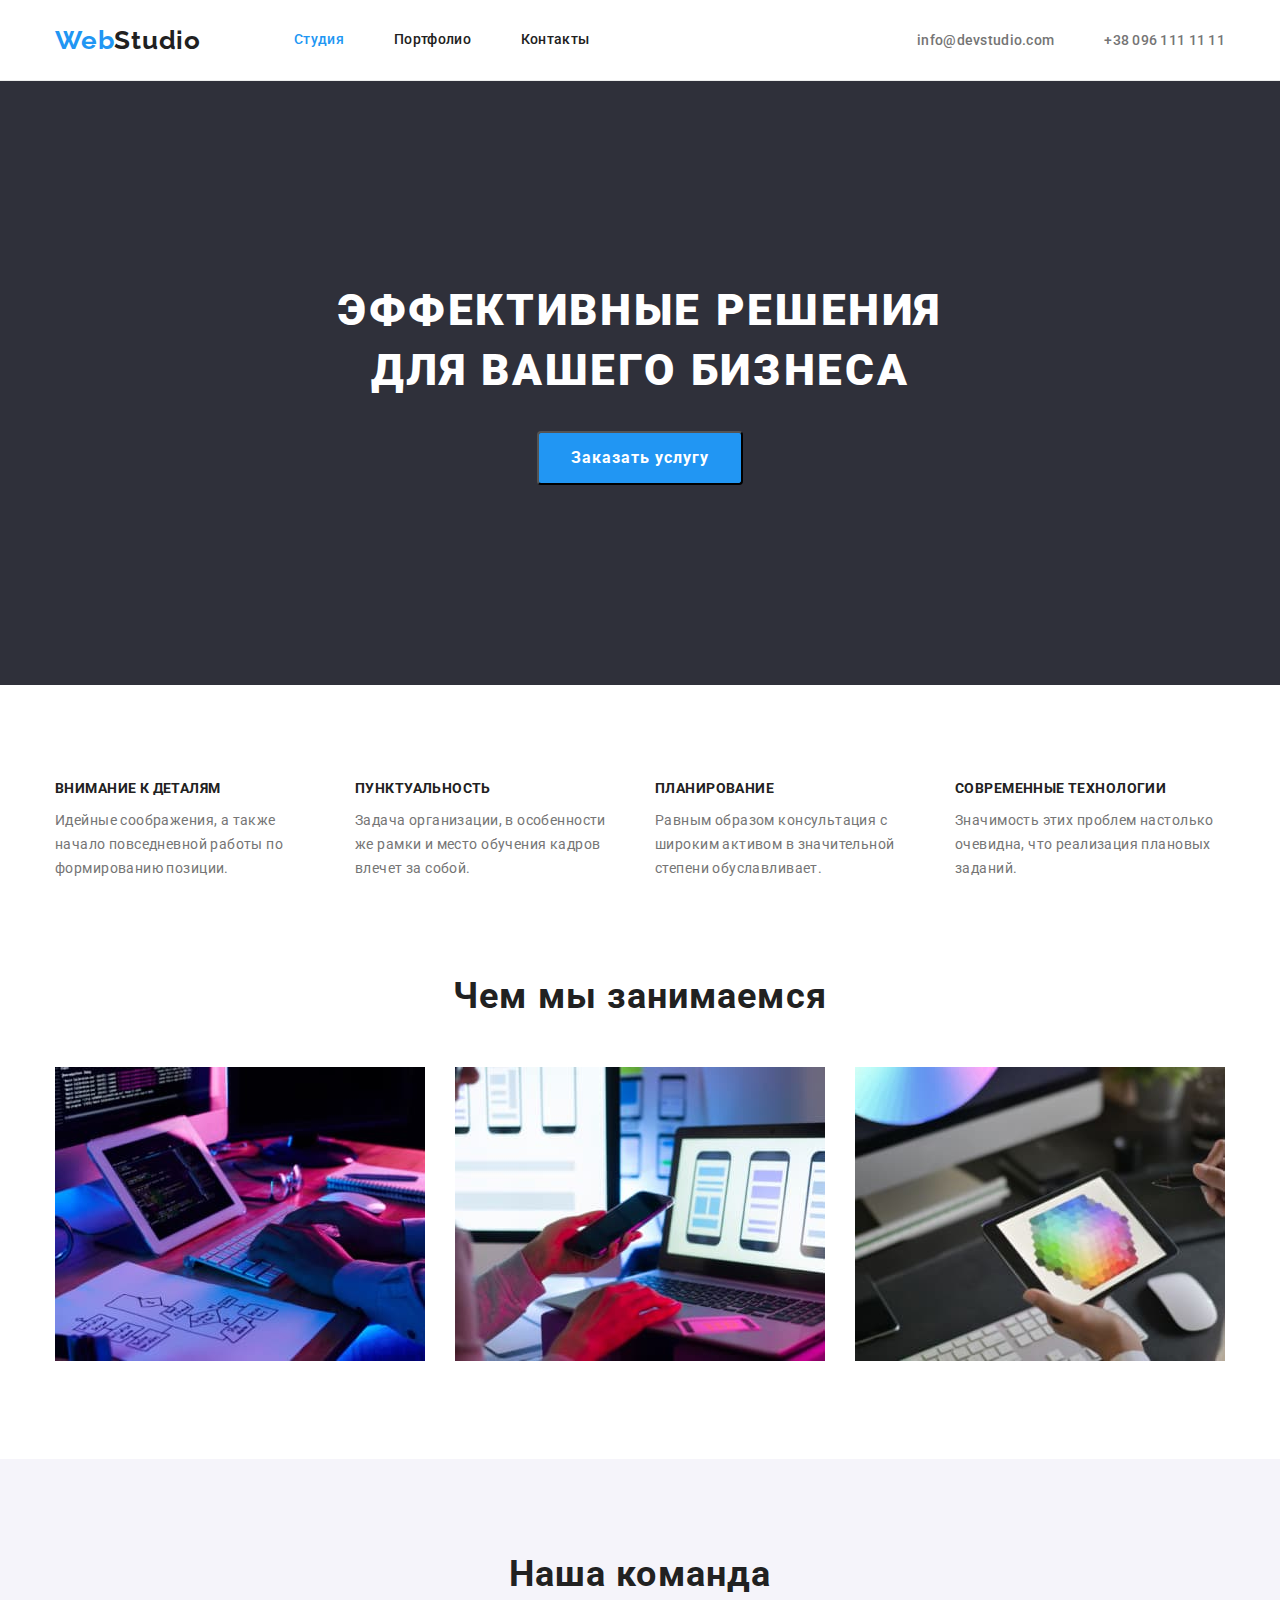
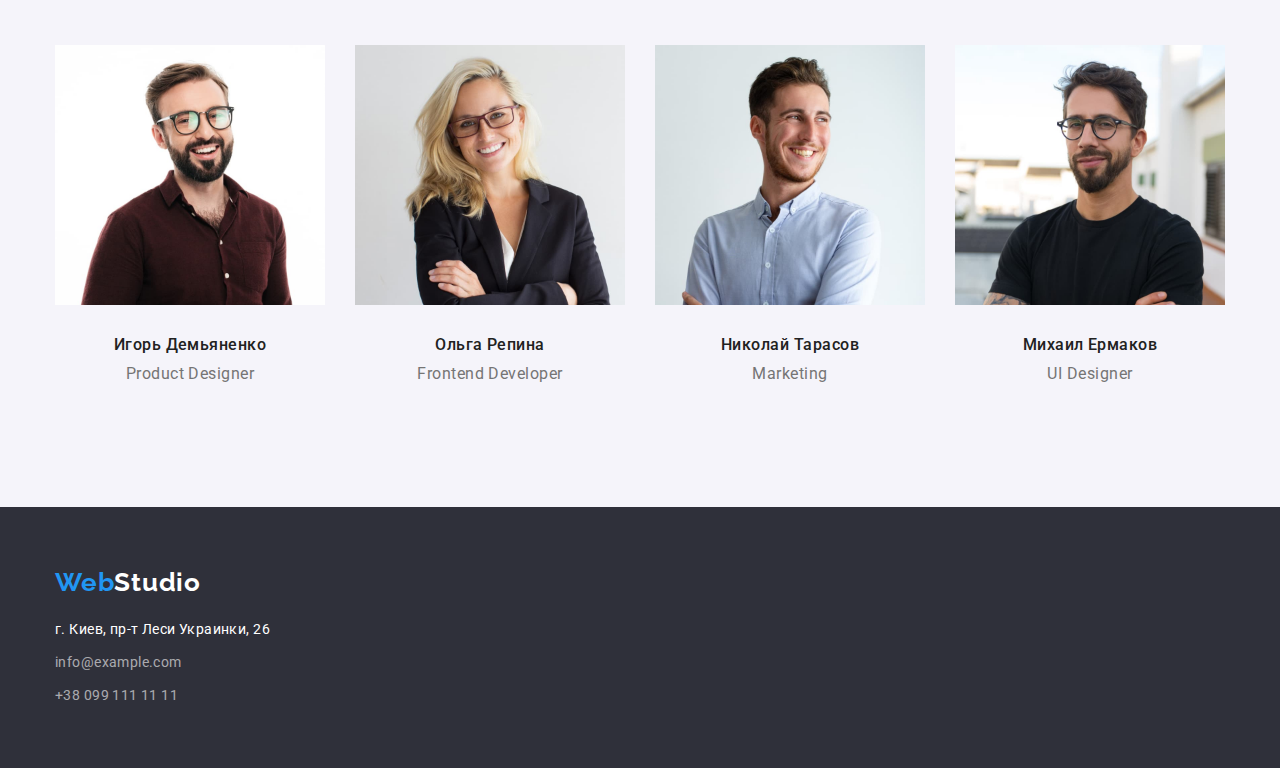
<file: index.html>
<!DOCTYPE html>
<html lang="ru">
  <head>
    <meta charset="UTF-8" />
    <meta http-equiv="X-UA-Compatible" content="IE=edge" />
    <meta name="viewport" content="width=device-width, initial-scale=1.0" />
    <title>Document</title>
    <link
      href="https://fonts.googleapis.com/css2?family=Raleway:wght@700&family=Roboto:wght@400;500;700;900&display=swap"
      rel="stylesheet"
    />
    <link
      rel="stylesheet"
      href="https://cdnjs.cloudflare.com/ajax/libs/modern-normalize/1.1.0/modern-normalize.min.css"
    />
    <link rel="stylesheet" href="./css/style.css" />
  </head>

  <body>
    <header>
      <div class="container main-head">
        <nav class="nav">
          <a href="./index.html" class="logo"> <span class="logo-first">Web</span>Studio </a>

          <ul class="site-nav">
            <li class="item"><a href="" class="current">Студия</a></li>
            <li class="item"><a href="./portfolio.html">Портфолио</a></li>
            <li class="item"><a href="">Контакты</a></li>
          </ul>
        </nav>
        <ul class="header-address">
          <li class="item"><a href="mailto:info@devstudio.com">info@devstudio.com</a></li>
          <li class="item"><a href="tel:+380961111111">+38 096 111 11 11</a></li>
        </ul>
      </div>
    </header>

    <main>
      <section class="hero">
        <div class="container">
          <h1>Эффективные решения для вашего бизнеса</h1>
          <button type="button">Заказать услугу</button>
        </div>
      </section>

      <!-- преимущества-->
      <section class="section-advantage">
        <div class="container">
          <h2 class="visually-hidden">Наши преимущества</h2>
          <ul class="section-info">
            <li>
              <h3 class="section-title">Внимание к деталям</h3>
              <p class="text">
                Идейные соображения, а также начало повседневной работы по формированию позиции.
              </p>
            </li>
            <li>
              <h3 class="section-title">Пунктуальность</h3>
              <p class="text">
                Задача организации, в особенности же рамки и место обучения кадров влечет за собой.
              </p>
            </li>
            <li>
              <h3 class="section-title">Планирование</h3>
              <p class="text">
                Равным образом консультация с широким активом в значительной степени обуславливает.
              </p>
            </li>
            <li>
              <h3 class="section-title">Современные технологии</h3>
              <p class="text">
                Значимость этих проблем настолько очевидна, что реализация плановых заданий.
              </p>
            </li>
          </ul>
        </div>
      </section>

      <!-- картинки - род занятий-->
      <section class="section-job">
        <div class="container">
          <h2 class="img-title">Чем мы занимаемся</h2>
          <ul class="img-item">
            <li class="img-work">
              <img src="./images/img.jpg" alt="Программирование" width="370" />
            </li>
            <li class="img-work">
              <img src="./images/img2.jpg" alt="Мобильные приложения" width="370" />
            </li>
            <li class="img-work"><img src="./images/img3.jpg" alt="Дизайн" width="370" /></li>
          </ul>
        </div>
      </section>

      <!-- команда-->
      <section class="worker">
        <div class="container">
          <h2 class="img-title">Наша команда</h2>
          <ul class="img-worker">
            <li class="worker-img-item">
              <img
                class="photo-worker"
                src="./images/igor.jpg"
                alt="Фото Игоря Демьяненко"
                width="270"
              />
              <div class="title-text-worker">
                <h3 class="worker-name">Игорь Демьяненко</h3>
                <p lang="en">Product Designer</p>
              </div>
            </li>
            <li class="worker-img-item">
              <img
                class="photo-worker"
                src="./images/olga.jpg"
                alt="Фото Ольги Репиной"
                width="270"
              />
              <div class="title-text-worker">
                <h3 class="worker-name">Ольга Репина</h3>
                <p lang="en">Frontend Developer</p>
              </div>
            </li>
            <li class="worker-img-item">
              <img
                class="photo-worker"
                src="./images/nikolay.jpg"
                alt="Фото Николая Тарасова"
                width="270"
              />
              <div class="title-text-worker">
                <h3 class="worker-name">Николай Тарасов</h3>
                <p lang="en">Marketing</p>
              </div>
            </li>
            <li class="worker-img-item">
              <img
                class="photo-worker"
                src="./images/mihail.jpg"
                alt="Фото Михаила Ермакова"
                width="270"
              />
              <div class="title-text-worker">
                <h3 class="worker-name">Михаил Ермаков</h3>
                <p lang="en">UI Designer</p>
              </div>
            </li>
          </ul>
        </div>
      </section>
    </main>

    <footer class="footer">
      <div class="container">
        <a href="/" class="logo logo-footer">
          <span class="logo-first">Web</span><span class="logo-foot">Studio</span>
        </a>
        <address class="footer-address">
          г. Киев, пр-т Леси Украинки, 26
          <ul class="link-footer">
            <li><a href="mailto:info@example.com">info@example.com</a></li>
            <li class="link-footer-tel"><a href="tel:+380991111111">+38 099 111 11 11</a></li>
          </ul>
        </address>
      </div>
    </footer>
  </body>
</html>
</file>
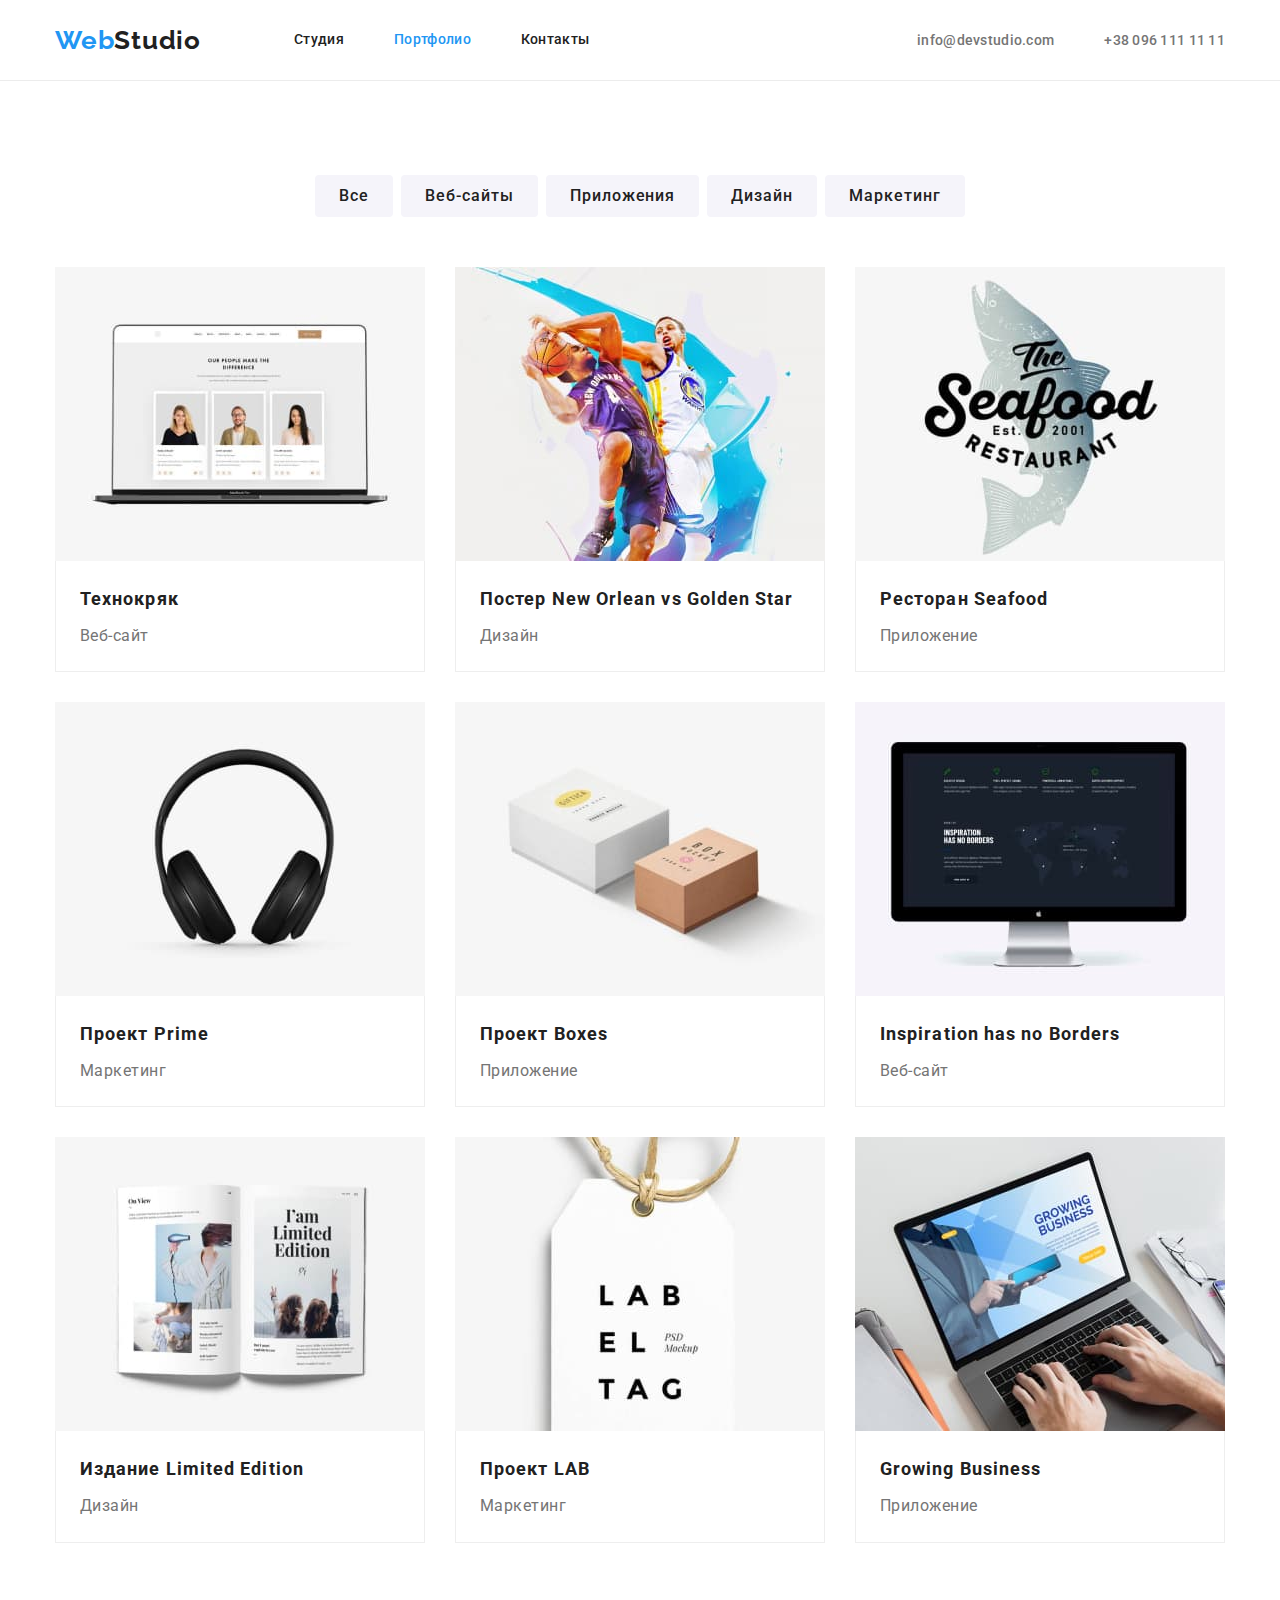
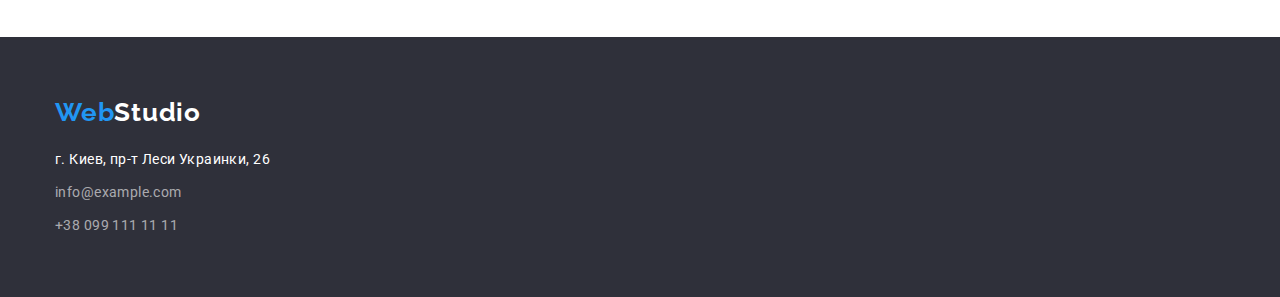
<file: portfolio.html>
<!DOCTYPE html>
<html lang="ru">
  <head>
    <meta charset="UTF-8" />
    <meta http-equiv="X-UA-Compatible" content="IE=edge" />
    <meta name="viewport" content="width=device-width, initial-scale=1.0" />
    <title>Document</title>
    <link
      href="https://fonts.googleapis.com/css2?family=Raleway:wght@700&family=Roboto:wght@400;500;700;900&display=swap"
      rel="stylesheet"
    />
    <link
      rel="stylesheet"
      href="https://cdnjs.cloudflare.com/ajax/libs/modern-normalize/1.1.0/modern-normalize.min.css"
    />
    <link rel="stylesheet" href="./css/style.css" />
  </head>

  <body>
    <header>
      <div class="container main-head">
        <nav class="nav">
          <a href="/" class="logo"> <span class="logo-first">Web</span>Studio </a>

          <ul class="site-nav">
            <li class="item"><a href="./index.html">Студия</a></li>
            <li class="item"><a href="./portfolio.html" class="current">Портфолио</a></li>
            <li class="item"><a href="">Контакты</a></li>
          </ul>
        </nav>
        <ul class="header-address">
          <li class="item"><a href="mailto:info@devstudio.com">info@devstudio.com</a></li>
          <li class="item"><a href="tel:+380961111111">+38 096 111 11 11</a></li>
        </ul>
      </div>
    </header>

    <main>
      <section class="our-work">
        <div class="container">
          <h1 class="visually-hidden">Наши работы</h1>
          <ul class="btn-filter">
            <li><button type="button">Все</button></li>
            <li class="btn-filter-position"><button type="button">Веб-сайты</button></li>
            <li class="btn-filter-position"><button type="button">Приложения</button></li>
            <li class="btn-filter-position"><button type="button">Дизайн</button></li>
            <li class="btn-filter-position"><button type="button">Маркетинг</button></li>
          </ul>

          <ul class="gallery">
            <li class="img-cont-element">
              <a href="">
                <img src="./images/tech.jpg" alt="изображение веб-сайта" width="370" />
                <div class="gallery-text">
                  <h2>Технокряк</h2>
                  <p>Веб-сайт</p>
                </div>
              </a>
            </li>

            <li class="img-cont-element">
              <a href="">
                <img
                  src="./images/poster.jpg"
                  alt="изображение постера с баскетболистами"
                  width="370"
                />
                <div class="gallery-text">
                  <h2>Постер New Orlean vs Golden Star</h2>
                  <p>Дизайн</p>
                </div>
              </a>
            </li>

            <li class="img-cont-element">
              <a href="">
                <img src="./images/seafood.jpg" alt="изображение логотипа ресторана" width="370" />
                <div class="gallery-text">
                  <h2>Ресторан Seafood</h2>
                  <p>Приложение</p>
                </div>
              </a>
            </li>

            <li class="img-cont-element">
              <a href="">
                <img src="./images/prime.jpg" alt="изображение наушников" width="370" />
                <div class="gallery-text">
                  <h2>Проект Prime</h2>
                  <p>Маркетинг</p>
                </div>
              </a>
            </li>

            <li class="img-cont-element">
              <a href="">
                <img src="./images/boxes.jpg" alt="изображение коробок" width="370" />
                <div class="gallery-text">
                  <h2>Проект Boxes</h2>
                  <p>Приложение</p>
                </div>
              </a>
            </li>

            <li class="img-cont-element">
              <a href="">
                <img src="./images/web-site.jpg" alt="изображение веб-сайта" width="370" />
                <div class="gallery-text">
                  <h2>Inspiration has no Borders</h2>
                  <p>Веб-сайт</p>
                </div>
              </a>
            </li>

            <li class="img-cont-element">
              <a href="">
                <img src="./images/limited.jpg" alt="изображение журнала" width="370" />
                <div class="gallery-text">
                  <h2>Издание Limited Edition</h2>
                  <p>Дизайн</p>
                </div>
              </a>
            </li>

            <li class="img-cont-element">
              <a href="">
                <img src="./images/lab.jpg" alt="изобржение проекта" width="370" />
                <div class="gallery-text">
                  <h2>Проект LAB</h2>
                  <p>Маркетинг</p>
                </div>
              </a>
            </li>

            <li class="img-cont-element">
              <a href="">
                <img src="./images/business.jpg" alt="изображение сайта приложения" width="370" />
                <div class="gallery-text">
                  <h2>Growing Business</h2>
                  <p>Приложение</p>
                </div>
              </a>
            </li>
          </ul>
        </div>
      </section>
    </main>

    <footer class="footer">
      <div class="container">
        <a href="/" class="logo logo-footer">
          <span class="logo-first">Web</span><span class="logo-foot">Studio</span>
        </a>
        <address class="footer-address">
          г. Киев, пр-т Леси Украинки, 26
          <ul class="link-footer">
            <li><a href="mailto:info@example.com">info@example.com</a></li>
            <li class="link-footer-tel"><a href="tel:+380991111111">+38 099 111 11 11</a></li>
          </ul>
        </address>
      </div>
    </footer>
  </body>
</html>
</file>
<file: css/style.css>
/* background: #E5E5E5
background: #FFFFFF хэдер
color: #2196F3 синий
color: #212121 заголовки и хэдер
color: #757575 серый абзацы и адрес в хэдере*/

:root {
  --main-text-color: #757575;
  --title-color: #212121;
  --accent-color: #2196f3;
  --hero-color: #ffffff;
  --background-hero: #2f303a;
  --background-name: #f5f4fa;
  --background-button-hover: #188ce8;
  --border-header: #ececec;
  --border-gallery: #eeeeee;
}

body {
  font-family: roboto, sans-serif;
  color: var(--main-text-color);

  letter-spacing: 0.02em;
}
header {
  border-bottom: 1px solid var(--border-header);
}
.container {
  width: 1200px;
  padding-left: 15px;
  padding-right: 15px;
  margin: 0 auto;
}

.visually-hidden {
  position: absolute;
  width: 1px;
  height: 1px;
  margin: -1px;
  border: 0;
  padding: 0;

  white-space: nowrap;
  clip-path: inset(100%);
  clip: rect(0 0 0 0);
  overflow: hidden;
}

h1,
h2,
h3,
h4,
p {
  margin: 0;
}

.main-head {
  display: flex;
  align-items: center;
  justify-content: space-between;
}
.nav {
  display: flex;

  align-items: center;
}
.logo {
  margin-right: 93px;

  color: var(--title-color);
  font-family: raleway, sans-serif;
  font-weight: 700;
  font-size: 26px;
  line-height: 1.19;
  letter-spacing: 0.03em;
  text-decoration: none;
}
.logo-first {
  color: var(--accent-color);
}
.logo-foot {
  color: var(--hero-color);
}
.site-nav {
  display: flex;
  margin: 0px;
}

.site-nav a {
  padding-top: 32px;
  padding-bottom: 32px;
  display: block;
  font-weight: 500;
  font-size: 14px;
  line-height: 1.14;
  color: var(--title-color);
  text-decoration: none;
  background-color: var(--hero-color);
}
.site-nav a:hover,
.site-nav a:focus {
  color: var(--accent-color);
}
.site-nav a.current {
  color: var(--accent-color);
}
.site-nav .item + .item {
  margin-left: 50px;
}
.header-address {
  display: flex;
  margin-left: auto;
}
.header-address .item + .item {
  margin-left: 50px;
}
.header-address a {
  font-weight: 500;
  font-size: 14px;
  line-height: 1.14;
  letter-spacing: 0.02em;
  color: var(--main-text-color);
  text-decoration: none;
  background-color: var(--hero-color);
}
.header-address a:hover,
.header-address a:focus {
  color: var(--accent-color);
}

ul {
  list-style: none;
  margin: 0;
  padding: 0;
}
.hero {
  padding-top: 200px;
  padding-bottom: 200px;
  margin: 0 auto;
  background-color: var(--background-hero);
  text-align: center;
}
.hero h1 {
  font-weight: 900;
  font-size: 44px;
  line-height: 1.36;
  text-align: center;
  max-width: 696px;
  letter-spacing: 0.06em;
  margin-left: auto;
  margin-right: auto;
  text-transform: uppercase;

  margin-bottom: 30px;

  color: var(--hero-color);
}
.hero button {
  padding: 10px 32px;
  border-radius: 4px;

  font-family: roboto, sans-serif;
  font-weight: 700;
  font-size: 16px;
  line-height: 1.9;
  text-align: center;
  letter-spacing: 0.06em;
  cursor: pointer;

  color: var(--hero-color);
  background-color: var(--accent-color);
}
.hero > button:hover {
  background-color: var(--background-button-hover);
}

.section-advantage {
  padding-top: 94px;
  padding-bottom: 94px;
}
.section-info {
  display: flex;
}

.section-info li {
  margin-left: 30px;
  width: 270px;
}
.section-info li:first-child {
  margin-left: 0px;
}

.section-title {
  margin-bottom: 10px;
  font-weight: 700;
  font-size: 14px;
  line-height: 1.42;
  letter-spacing: 0.03em;
  text-transform: uppercase;

  color: var(--title-color);
}
.text {
  font-weight: 400;
  font-size: 14px;
  line-height: 1.71;

  letter-spacing: 0.03em;
}
.section-job {
  padding-bottom: 94px;
}

.worker {
  background-color: var(--background-name);
}

.img-container-worker {
  padding: 0px;
  margin: 0px;

  display: flex;
  flex-wrap: wrap;
}
.worker {
  padding-top: 94px;
  padding-bottom: 94px;
}
.img-title {
  margin-bottom: 50px;
  font-weight: 700;
  font-size: 36px;
  line-height: 1.17;
  text-align: center;
  letter-spacing: 0.03em;

  color: var(--title-color);
}
.img-item {
  display: inline-flex;
}
.img-work {
  width: 370px;
  margin-left: 30px;
}

.img-item img {
  display: block;
}

.img-work:first-child {
  margin-left: 0px;
}
.img-worker {
  display: flex;

  font-weight: 400;
  font-size: 16px;
  line-height: 1.19;
  letter-spacing: 0.03em;
}
.worker-img-item {
  width: 270px;
  margin-left: 30px;
}
.worker-img-item:first-child {
  margin-left: 0px;
}
.worker-img-item p {
  text-align: center;
}

.worker-name {
  margin-bottom: 10px;
  font-weight: 500;
  font-size: 16px;
  line-height: 1.19;
  letter-spacing: 0.03em;
  text-align: center;

  color: var(--title-color);
}
.title-text-worker {
  padding-top: 30px;
  padding-bottom: 30px;
  padding-left: auto;
  padding-right: auto;
}

.footer {
  background-color: var(--background-hero);
  padding-top: 60px;
  padding-bottom: 60px;
}

.footer a {
  text-decoration: none;
  display: block;
}
.logo-footer {
  margin-bottom: 20px;
}

.footer-address {
  font-weight: 400;
  font-style: normal;
  font-size: 14px;
  line-height: 1.71;
  letter-spacing: 0.03em;

  color: var(--hero-color);
}
.footer-address a {
  font-family: Roboto;
  font-weight: 400;
  font-size: 14px;
  line-height: 1.71;
  letter-spacing: 0.03em;

  color: rgba(255, 255, 255, 0.6);
}

.footer-address a:hover,
.footer-address a:focus {
  color: var(--accent-color);
}
.link-footer {
  margin-top: 9px;
}
.link-footer-tel {
  margin-top: 9px;
}

.our-work {
  padding-top: 94px;
  padding-bottom: 94px;
}
.our-work button {
  display: inline-block;
  padding: 6px 22px;
  border-radius: 4px;
  border-color: transparent;
  min-width: 73px;

  font-family: roboto, sans-serif;
  font-weight: 500;
  font-size: 16px;
  line-height: 1.6;
  text-align: center;
  letter-spacing: 0.06em;
  cursor: pointer;
  color: var(--title-color);
  background-color: var(--background-name);
}
.our-work button:hover,
.our-work button:focus {
  border-color: transparent;

  font-weight: 500;
  font-size: 16px;
  line-height: 1.6;
  text-align: center;
  letter-spacing: 0.06em;
  cursor: pointer;
  color: var(--hero-color);
  background-color: var(--accent-color);
}
.btn-filter {
  display: flex;
  justify-content: center;
  margin-bottom: 50px;
}
.btn-filter-position {
  margin-left: 8px;
}
.gallery {
  display: flex;
  flex-wrap: wrap;
}
.img-cont-element {
  width: 370px;
  margin-right: 30px;
  margin-bottom: 30px;
}
.img-cont-element:nth-child(3n) {
  margin-right: 0;
}
.img-cont-element:nth-last-child(-n + 3) {
  margin-bottom: 0px;
}
img {
  display: block;
}
.gallery h2 {
  font-weight: 700;
  font-size: 18px;
  line-height: 2;
  letter-spacing: 0.06em;

  margin-bottom: 4px;

  color: var(--title-color);
}
.gallery p {
  font-weight: 400;
  font-size: 16px;
  line-height: 1.9;
  letter-spacing: 0.03em;
  color: var(--main-text-color);
}
.gallery a {
  text-decoration: none;
}
.gallery-text {
  padding: 20px 24px;
  border-right: 1px solid var(--border-gallery);
  border-left: 1px solid var(--border-gallery);
  border-bottom: 1px solid var(--border-gallery);
}
</file>
